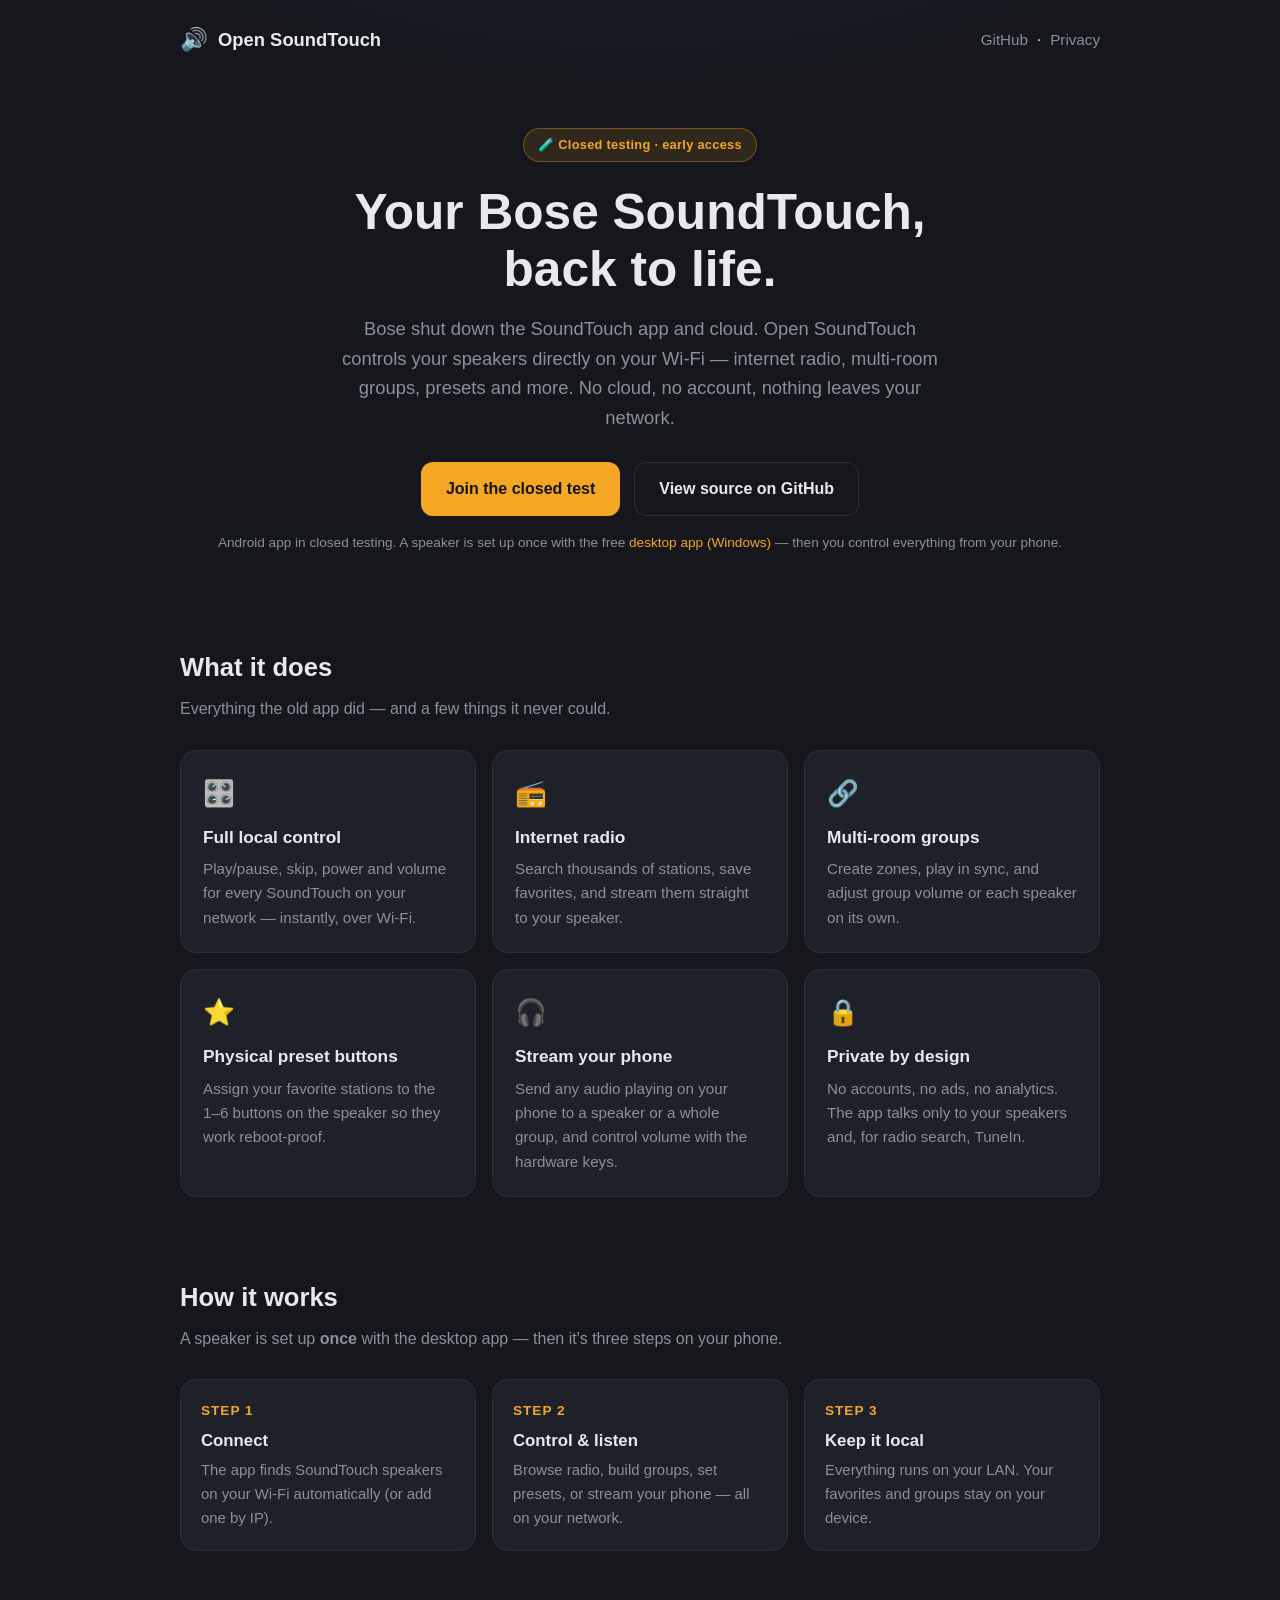
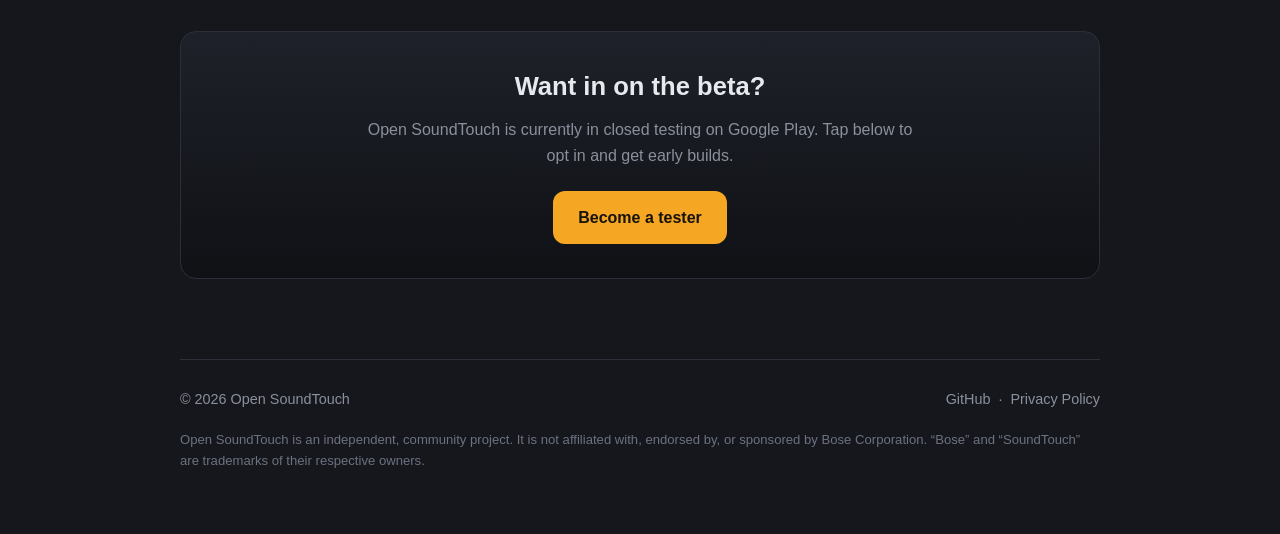
<file: index.html>
<!doctype html>
<html lang="en">
<head>
  <meta charset="utf-8" />
  <meta name="viewport" content="width=device-width, initial-scale=1" />
  <title>Open SoundTouch — control your Bose speakers without the cloud</title>
  <meta name="description" content="A free, local-first app to control Bose SoundTouch speakers after the official app was discontinued. Internet radio, multi-room groups, presets and more — no cloud, no account." />
  <link rel="icon" href="data:image/svg+xml,%3Csvg xmlns='http://www.w3.org/2000/svg' viewBox='0 0 100 100'%3E%3Ctext y='.9em' font-size='90'%3E%F0%9F%94%8A%3C/text%3E%3C/svg%3E" />
  <link rel="stylesheet" href="style.css" />
</head>
<body>
  <div class="wrap">
    <nav class="nav">
      <div class="brand"><span class="dot">🔊</span> Open SoundTouch</div>
      <div>
        <a class="navlink" href="https://github.com/Hrzwahusa/Open-Soundtouch" target="_blank" rel="noopener">GitHub</a>
        &nbsp;·&nbsp;
        <a class="navlink" href="privacy.html">Privacy</a>
      </div>
    </nav>

    <header class="hero">
      <span class="badge">🧪 Closed testing · early access</span>
      <h1>Your Bose SoundTouch,<br />back to life.</h1>
      <p class="sub">
        Bose shut down the SoundTouch app and cloud. Open SoundTouch controls your
        speakers directly on your Wi‑Fi — internet radio, multi‑room groups, presets
        and more. No cloud, no account, nothing leaves your network.
      </p>
      <div class="cta">
        <a class="btn btn-primary" href="https://play.google.com/apps/testing/com.hrzwahusa.opensoundtouch" target="_blank" rel="noopener">Join the closed test</a>
        <a class="btn btn-ghost" href="https://github.com/Hrzwahusa/Open-Soundtouch" target="_blank" rel="noopener">View source on GitHub</a>
      </div>
      <p class="cta-note">Android app in closed testing. A speaker is set up once with the free <a href="https://github.com/Hrzwahusa/Open-Soundtouch/releases/latest" target="_blank" rel="noopener">desktop app (Windows)</a> &mdash; then you control everything from your phone.</p>
    </header>

    <section>
      <h2>What it does</h2>
      <p class="section-sub">Everything the old app did — and a few things it never could.</p>
      <div class="grid">
        <div class="card">
          <div class="ic">🎛️</div>
          <h3>Full local control</h3>
          <p>Play/pause, skip, power and volume for every SoundTouch on your network — instantly, over Wi‑Fi.</p>
        </div>
        <div class="card">
          <div class="ic">📻</div>
          <h3>Internet radio</h3>
          <p>Search thousands of stations, save favorites, and stream them straight to your speaker.</p>
        </div>
        <div class="card">
          <div class="ic">🔗</div>
          <h3>Multi‑room groups</h3>
          <p>Create zones, play in sync, and adjust group volume or each speaker on its own.</p>
        </div>
        <div class="card">
          <div class="ic">⭐</div>
          <h3>Physical preset buttons</h3>
          <p>Assign your favorite stations to the 1–6 buttons on the speaker so they work reboot‑proof.</p>
        </div>
        <div class="card">
          <div class="ic">🎧</div>
          <h3>Stream your phone</h3>
          <p>Send any audio playing on your phone to a speaker or a whole group, and control volume with the hardware keys.</p>
        </div>
        <div class="card">
          <div class="ic">🔒</div>
          <h3>Private by design</h3>
          <p>No accounts, no ads, no analytics. The app talks only to your speakers and, for radio search, TuneIn.</p>
        </div>
      </div>
    </section>

    <section>
      <h2>How it works</h2>
      <p class="section-sub">A speaker is set up <strong>once</strong> with the desktop app &mdash; then it's three steps on your phone.</p>
      <div class="steps">
        <div class="step">
          <div class="n">STEP 1</div>
          <h3>Connect</h3>
          <p>The app finds SoundTouch speakers on your Wi‑Fi automatically (or add one by IP).</p>
        </div>
        <div class="step">
          <div class="n">STEP 2</div>
          <h3>Control &amp; listen</h3>
          <p>Browse radio, build groups, set presets, or stream your phone — all on your network.</p>
        </div>
        <div class="step">
          <div class="n">STEP 3</div>
          <h3>Keep it local</h3>
          <p>Everything runs on your LAN. Your favorites and groups stay on your device.</p>
        </div>
      </div>
    </section>

    <section>
      <div class="callout">
        <h2>Want in on the beta?</h2>
        <p>Open SoundTouch is currently in closed testing on Google Play. Tap below to opt in and get early builds.</p>
        <a class="btn btn-primary" href="https://play.google.com/apps/testing/com.hrzwahusa.opensoundtouch" target="_blank" rel="noopener">Become a tester</a>
      </div>
    </section>

    <footer>
      <div class="frow">
        <div>© <span id="yr"></span> Open SoundTouch</div>
        <div>
          <a href="https://github.com/Hrzwahusa/Open-Soundtouch" target="_blank" rel="noopener">GitHub</a>
          &nbsp;·&nbsp;
          <a href="privacy.html">Privacy Policy</a>
        </div>
      </div>
      <p class="disclaimer">
        Open SoundTouch is an independent, community project. It is not affiliated with,
        endorsed by, or sponsored by Bose Corporation. “Bose” and “SoundTouch” are trademarks
        of their respective owners.
      </p>
    </footer>
  </div>
  <script>document.getElementById('yr').textContent = new Date().getFullYear();</script>
</body>
</html>
</file>
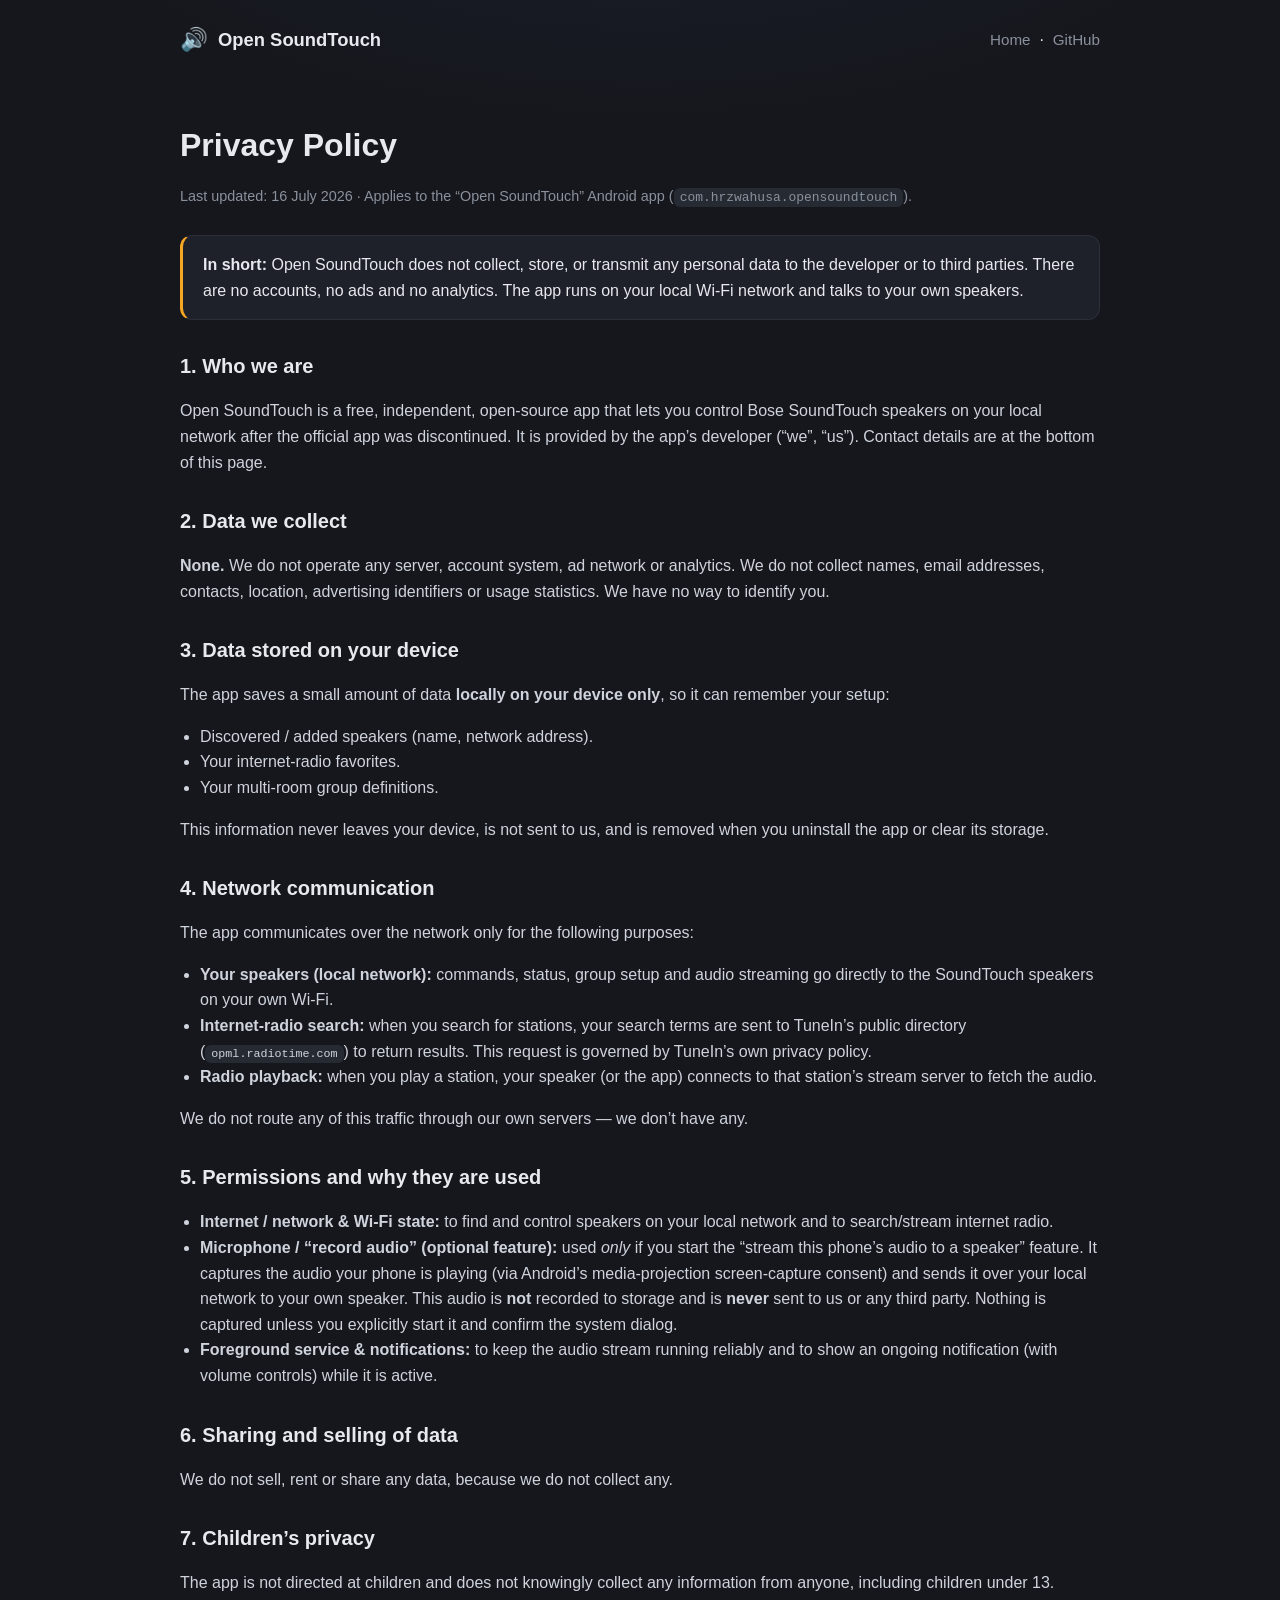
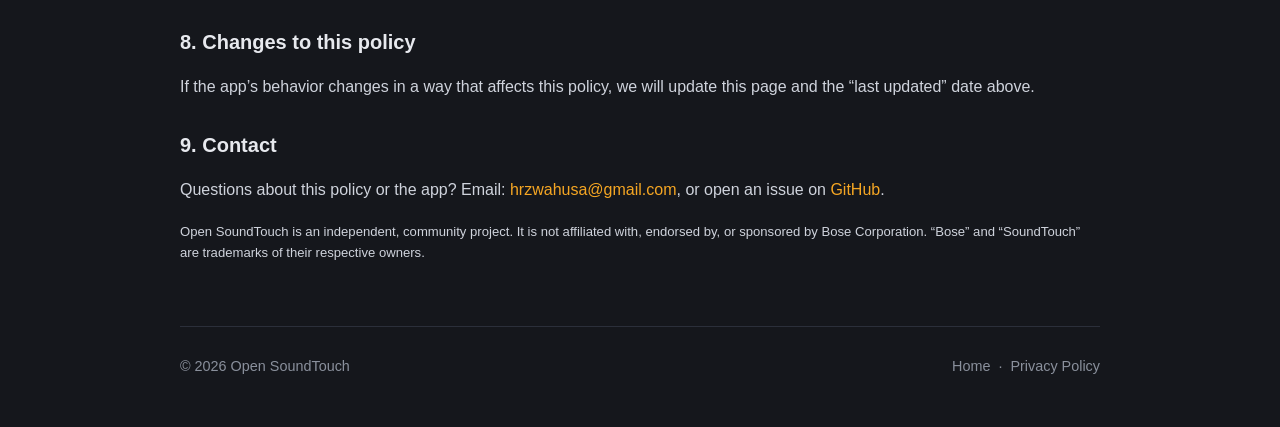
<file: privacy.html>
<!doctype html>
<html lang="en">
<head>
  <meta charset="utf-8" />
  <meta name="viewport" content="width=device-width, initial-scale=1" />
  <title>Privacy Policy — Open SoundTouch</title>
  <meta name="description" content="Privacy policy for the Open SoundTouch Android app. No personal data is collected, stored on our servers, or shared — the app runs entirely on your local network." />
  <link rel="icon" href="data:image/svg+xml,%3Csvg xmlns='http://www.w3.org/2000/svg' viewBox='0 0 100 100'%3E%3Ctext y='.9em' font-size='90'%3E%F0%9F%94%8A%3C/text%3E%3C/svg%3E" />
  <link rel="stylesheet" href="style.css" />
</head>
<body>
  <div class="wrap">
    <nav class="nav">
      <a class="brand" href="index.html" style="color:var(--text)"><span class="dot">🔊</span> Open SoundTouch</a>
      <div>
        <a class="navlink" href="index.html">Home</a>
        &nbsp;·&nbsp;
        <a class="navlink" href="https://github.com/Hrzwahusa/Open-Soundtouch" target="_blank" rel="noopener">GitHub</a>
      </div>
    </nav>

    <main class="legal">
      <h1>Privacy Policy</h1>
      <p class="updated">Last updated: 16 July 2026 · Applies to the “Open SoundTouch” Android app (<code>com.hrzwahusa.opensoundtouch</code>).</p>

      <div class="tldr">
        <strong>In short:</strong> Open SoundTouch does not collect, store, or transmit any
        personal data to the developer or to third parties. There are no accounts, no ads and
        no analytics. The app runs on your local Wi‑Fi network and talks to your own speakers.
      </div>

      <h2>1. Who we are</h2>
      <p>
        Open SoundTouch is a free, independent, open‑source app that lets you control Bose
        SoundTouch speakers on your local network after the official app was discontinued.
        It is provided by the app’s developer (“we”, “us”). Contact details are at the bottom
        of this page.
      </p>

      <h2>2. Data we collect</h2>
      <p>
        <strong>None.</strong> We do not operate any server, account system, ad network or
        analytics. We do not collect names, email addresses, contacts, location, advertising
        identifiers or usage statistics. We have no way to identify you.
      </p>

      <h2>3. Data stored on your device</h2>
      <p>The app saves a small amount of data <strong>locally on your device only</strong>, so it can remember your setup:</p>
      <ul>
        <li>Discovered / added speakers (name, network address).</li>
        <li>Your internet‑radio favorites.</li>
        <li>Your multi‑room group definitions.</li>
      </ul>
      <p>
        This information never leaves your device, is not sent to us, and is removed when you
        uninstall the app or clear its storage.
      </p>

      <h2>4. Network communication</h2>
      <p>The app communicates over the network only for the following purposes:</p>
      <ul>
        <li><strong>Your speakers (local network):</strong> commands, status, group setup and audio
          streaming go directly to the SoundTouch speakers on your own Wi‑Fi.</li>
        <li><strong>Internet‑radio search:</strong> when you search for stations, your search terms are
          sent to TuneIn’s public directory (<code>opml.radiotime.com</code>) to return results. This
          request is governed by TuneIn’s own privacy policy.</li>
        <li><strong>Radio playback:</strong> when you play a station, your speaker (or the app) connects
          to that station’s stream server to fetch the audio.</li>
      </ul>
      <p>We do not route any of this traffic through our own servers — we don’t have any.</p>

      <h2>5. Permissions and why they are used</h2>
      <ul>
        <li><strong>Internet / network &amp; Wi‑Fi state:</strong> to find and control speakers on your
          local network and to search/stream internet radio.</li>
        <li><strong>Microphone / “record audio” (optional feature):</strong> used <em>only</em> if you
          start the “stream this phone’s audio to a speaker” feature. It captures the audio your phone
          is playing (via Android’s media‑projection screen‑capture consent) and sends it over your
          local network to your own speaker. This audio is <strong>not</strong> recorded to storage and
          is <strong>never</strong> sent to us or any third party. Nothing is captured unless you
          explicitly start it and confirm the system dialog.</li>
        <li><strong>Foreground service &amp; notifications:</strong> to keep the audio stream running
          reliably and to show an ongoing notification (with volume controls) while it is active.</li>
      </ul>

      <h2>6. Sharing and selling of data</h2>
      <p>We do not sell, rent or share any data, because we do not collect any.</p>

      <h2>7. Children’s privacy</h2>
      <p>
        The app is not directed at children and does not knowingly collect any information from
        anyone, including children under 13.
      </p>

      <h2>8. Changes to this policy</h2>
      <p>
        If the app’s behavior changes in a way that affects this policy, we will update this page
        and the “last updated” date above.
      </p>

      <h2>9. Contact</h2>
      <p>
        Questions about this policy or the app? Email:
        <a href="mailto:hrzwahusa@gmail.com">hrzwahusa@gmail.com</a>,
        or open an issue on
        <a href="https://github.com/Hrzwahusa/Open-Soundtouch" target="_blank" rel="noopener">GitHub</a>.
      </p>

      <p class="disclaimer">
        Open SoundTouch is an independent, community project. It is not affiliated with, endorsed by,
        or sponsored by Bose Corporation. “Bose” and “SoundTouch” are trademarks of their respective
        owners.
      </p>
    </main>

    <footer>
      <div class="frow">
        <div>© <span id="yr"></span> Open SoundTouch</div>
        <div><a href="index.html">Home</a> &nbsp;·&nbsp; <a href="privacy.html">Privacy Policy</a></div>
      </div>
    </footer>
  </div>
  <script>document.getElementById('yr').textContent = new Date().getFullYear();</script>
</body>
</html>
</file>
<file: style.css>
:root {
  --bg: #15171c;
  --bg2: #0f1115;
  --surface: #1e2129;
  --surface2: #262a33;
  --text: #e7e9ee;
  --muted: #8a909c;
  --accent: #f5a623;
  --accent-ink: #17130a;
  --border: #2b2f3a;
  --radius: 16px;
}

* { box-sizing: border-box; }

html { scroll-behavior: smooth; }

body {
  margin: 0;
  background: radial-gradient(1200px 600px at 50% -10%, #1c2030 0%, var(--bg) 55%) no-repeat, var(--bg);
  color: var(--text);
  font-family: -apple-system, BlinkMacSystemFont, "Segoe UI", Roboto, Helvetica, Arial, sans-serif;
  line-height: 1.6;
  -webkit-font-smoothing: antialiased;
}

.wrap { max-width: 960px; margin: 0 auto; padding: 0 20px; }

a { color: var(--accent); text-decoration: none; }
a:hover { text-decoration: underline; }

/* Top bar */
.nav {
  display: flex; align-items: center; justify-content: space-between;
  padding: 22px 0; gap: 16px;
}
.brand { display: flex; align-items: center; gap: 10px; font-weight: 700; font-size: 1.15rem; }
.brand .dot { font-size: 1.4rem; }
.nav a.navlink { color: var(--muted); font-size: .95rem; }
.nav a.navlink:hover { color: var(--text); text-decoration: none; }

/* Hero */
.hero { text-align: center; padding: 48px 0 40px; }
.badge {
  display: inline-block; padding: 6px 14px; border-radius: 999px;
  background: rgba(245,166,35,.12); color: var(--accent);
  border: 1px solid rgba(245,166,35,.35);
  font-size: .8rem; font-weight: 600; letter-spacing: .3px; margin-bottom: 22px;
}
.hero h1 { font-size: clamp(2rem, 5vw, 3.1rem); line-height: 1.15; margin: 0 0 16px; }
.hero p.sub { font-size: 1.15rem; color: var(--muted); max-width: 620px; margin: 0 auto 30px; }

.cta { display: flex; gap: 14px; justify-content: center; flex-wrap: wrap; }
.btn {
  display: inline-block; padding: 13px 24px; border-radius: 12px; font-weight: 700;
  border: 1px solid transparent; cursor: pointer; font-size: 1rem;
}
.btn-primary { background: var(--accent); color: var(--accent-ink); }
.btn-primary:hover { filter: brightness(1.07); text-decoration: none; }
.btn-ghost { background: transparent; color: var(--text); border-color: var(--border); }
.btn-ghost:hover { background: var(--surface); text-decoration: none; }
.cta-note { color: var(--muted); font-size: .85rem; margin-top: 16px; }

/* Sections */
section { padding: 40px 0; }
h2 { font-size: 1.6rem; margin: 0 0 8px; }
.section-sub { color: var(--muted); margin: 0 0 28px; }

.grid { display: grid; grid-template-columns: repeat(auto-fit, minmax(240px, 1fr)); gap: 16px; }
.card {
  background: var(--surface); border: 1px solid var(--border);
  border-radius: var(--radius); padding: 22px;
}
.card .ic { font-size: 1.6rem; margin-bottom: 10px; }
.card h3 { margin: 0 0 6px; font-size: 1.08rem; }
.card p { margin: 0; color: var(--muted); font-size: .95rem; }

/* Steps */
.steps { display: grid; grid-template-columns: repeat(auto-fit, minmax(200px, 1fr)); gap: 16px; }
.step { background: var(--surface); border: 1px solid var(--border); border-radius: var(--radius); padding: 20px; }
.step .n { color: var(--accent); font-weight: 800; font-size: .85rem; letter-spacing: 1px; }
.step h3 { margin: 6px 0 4px; font-size: 1.05rem; }
.step p { margin: 0; color: var(--muted); font-size: .93rem; }

/* Callout */
.callout {
  background: linear-gradient(180deg, var(--surface), var(--bg2));
  border: 1px solid var(--border); border-radius: var(--radius);
  padding: 34px; text-align: center;
}
.callout h2 { margin-bottom: 10px; }
.callout p { color: var(--muted); margin: 0 auto 22px; max-width: 560px; }

/* Footer */
footer { border-top: 1px solid var(--border); margin-top: 40px; padding: 28px 0 50px; color: var(--muted); font-size: .9rem; }
footer .frow { display: flex; justify-content: space-between; flex-wrap: wrap; gap: 12px; }
footer a { color: var(--muted); }
footer a:hover { color: var(--text); }
.disclaimer { margin-top: 18px; font-size: .82rem; color: #6b7280; }

/* Legal (privacy) page */
.legal { padding: 20px 0 10px; }
.legal h1 { font-size: 2rem; margin: 20px 0 6px; }
.legal .updated { color: var(--muted); font-size: .9rem; margin-bottom: 26px; }
.legal h2 { font-size: 1.25rem; margin: 30px 0 10px; }
.legal p, .legal li { color: #cfd3dc; }
.legal ul { padding-left: 20px; }
.legal .tldr {
  background: var(--surface); border: 1px solid var(--border);
  border-left: 3px solid var(--accent); border-radius: 12px; padding: 16px 20px; margin: 8px 0 10px;
}
.legal code { background: var(--surface2); padding: 2px 6px; border-radius: 6px; font-size: .9em; }
</file>
